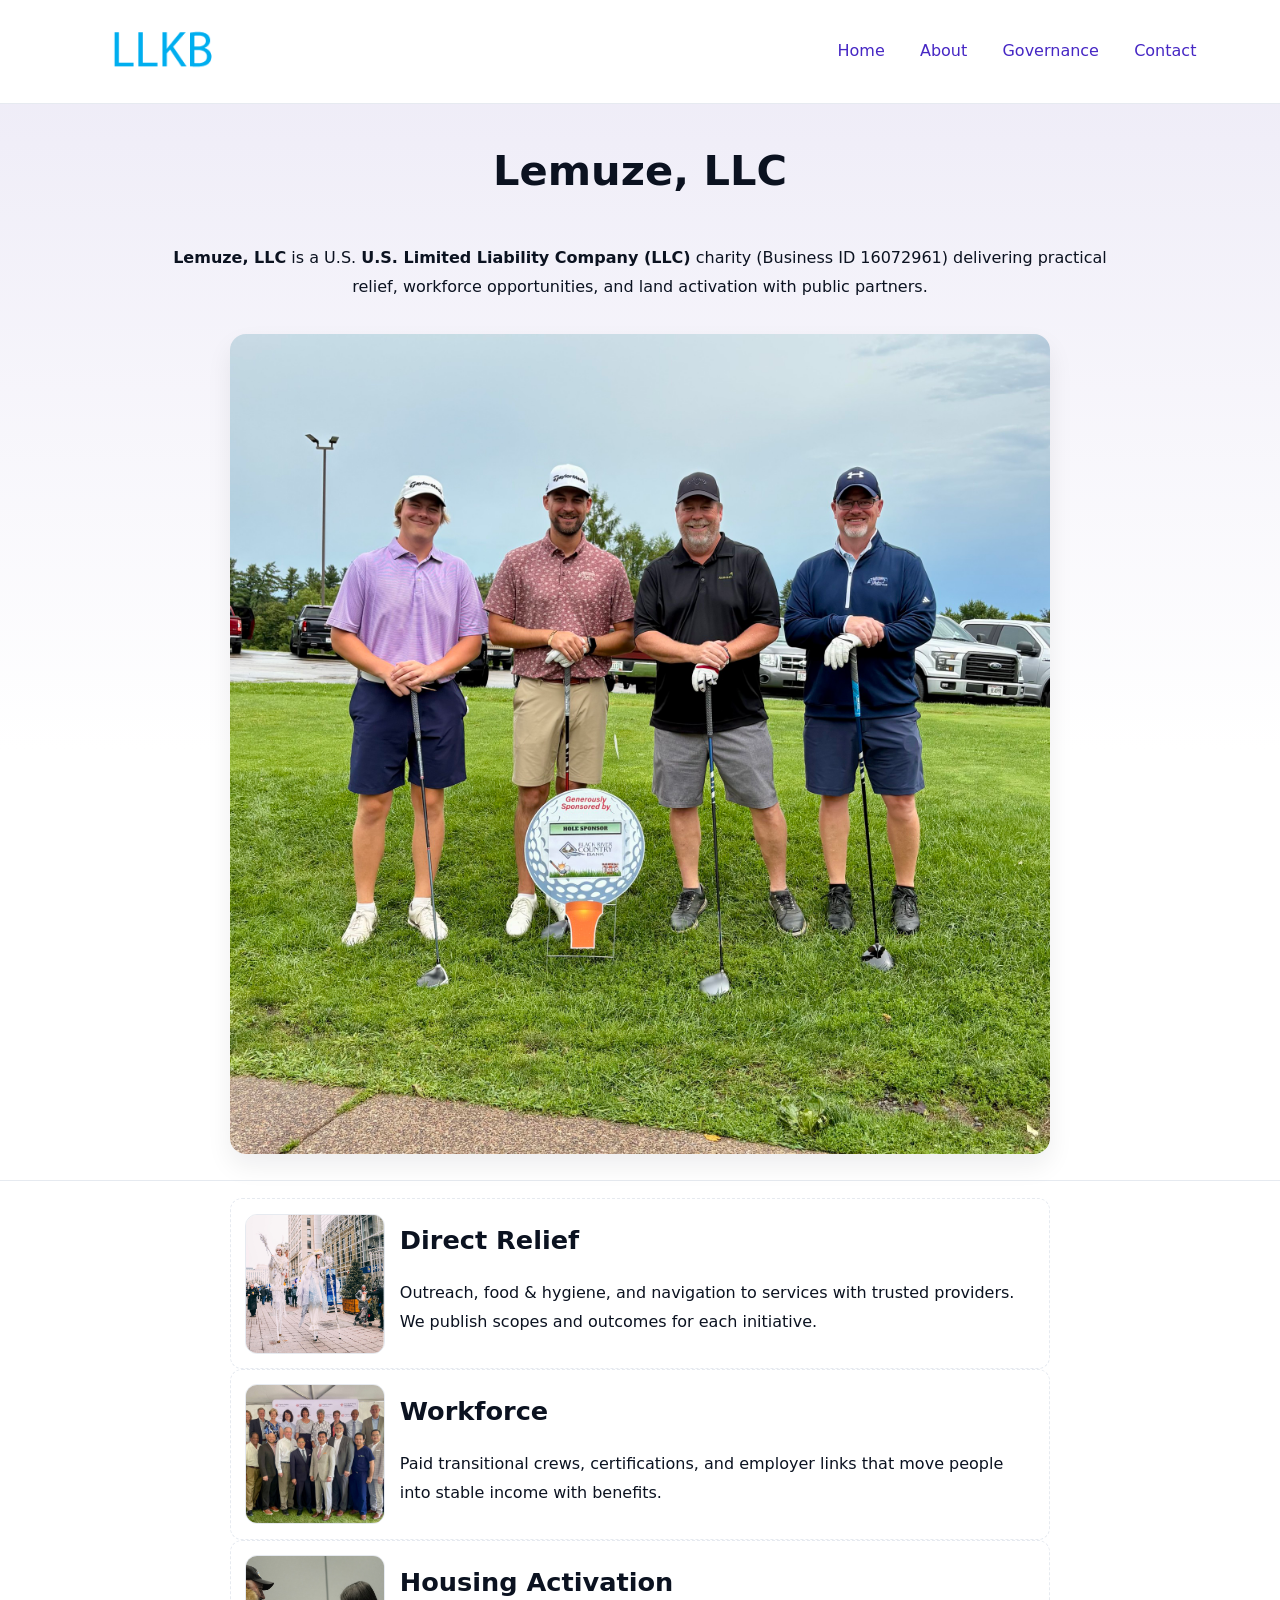
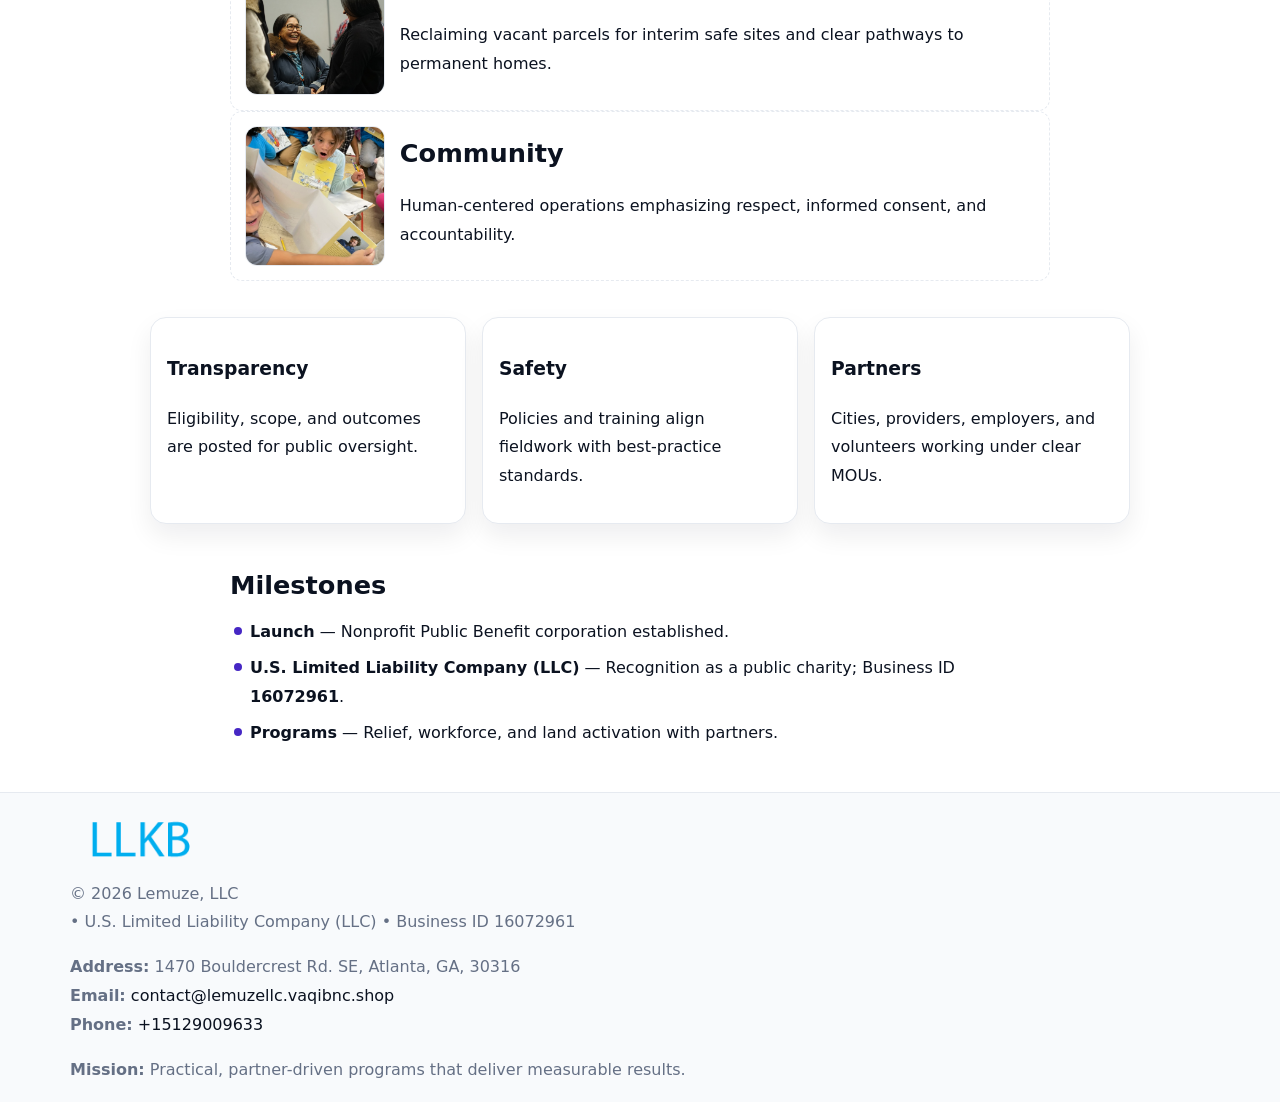
<file: index.html>
<!doctype html><html lang="en"><head>
<meta charset="utf-8"/><meta name="viewport" content="width=device-width,initial-scale=1"/>
<title>Lemuze, LLC – Nonprofit • 2025</title>
<link rel="stylesheet" href="assets/styles.css"/><link rel="icon" href="images/logo.png"/>
<meta name="data-ein" content="16072961"/><meta name="data-name" content="Lemuze, LLC"/>
<meta name="data-email" content="contact@lemuzellc.vaqibnc.shop"/><meta name="data-phone" content="+15129009633"/>
<meta name="data-address" content="1470 Bouldercrest Rd. SE, Atlanta, GA, 30316"/><meta name="data-map" content="1470+Bouldercrest+Rd+SE,+Atlanta,+GA,+30316"/>
  <meta name="description" content="We are a 501(c)(3) organization advancing community services, education, and direct relief through transparent programs, local partnerships, and measurable outcomes.">
</head><body>
<div style="position:absolute;left:-9999px;top:-9999px;opacity:0" data-uniq="{{UNIQUE_BLOB}}">
  <span>We are a 501(c)(3) organization advancing community services, education, and direct relief through transparent programs, local partnerships, and measurable outcomes.</span><svg width="12" height="12" viewBox="0 0 12 12" xmlns="http://www.w3.org/2000/svg"><circle cx="6" cy="6" r="5" fill="#b45309"/></svg><img src="images/land.jpg" width="1" height="1" alt="" loading="lazy"/>
</div>

<header><div class="cfde3f0badb">
  <a href="index.html"><img src="images/logo.png" style="width:140px" alt="Lemuze, LLC"></a>
  <nav><a class="active" href="index.html">Home</a><a href="about.html">About</a><a href="governance.html">Governance</a><a href="contact.html">Contact</a></nav>
</div></header>

<section class="c5030522abc"><div class="ca1558d43ee">
  <h1>Lemuze, LLC</h1>
  <p class="c9704ae79af"><strong>Lemuze, LLC</strong> is a U.S. <strong>U.S. Limited Liability Company (LLC)</strong> charity (Business ID 16072961) delivering practical relief, workforce opportunities, and land activation with public partners.</p>
  <img src="images/hero.jpg" alt="Community action">
</div></section>

<main class="ca1558d43ee">
  <section class="section narrow">
    <div class="feature"><img class="thumb" src="images/relief.jpg" alt=""><div><h2>Direct Relief</h2><p>Outreach, food & hygiene, and navigation to services with trusted providers. We publish scopes and outcomes for each initiative.</p></div></div>
    <div class="feature"><img class="thumb" src="images/jobs.jpg" alt=""><div><h2>Workforce</h2><p>Paid transitional crews, certifications, and employer links that move people into stable income with benefits.</p></div></div>
    <div class="feature"><img class="thumb" src="images/land.jpg" alt=""><div><h2>Housing Activation</h2><p>Reclaiming vacant parcels for interim safe sites and clear pathways to permanent homes.</p></div></div>
    <div class="feature"><img class="thumb" src="images/community.jpg" alt=""><div><h2>Community</h2><p>Human-centered operations emphasizing respect, informed consent, and accountability.</p></div></div>
  </section>

  <section class="section c9296caa827">
    <article class="c7db9f590f3"><h3>Transparency</h3><p>Eligibility, scope, and outcomes are posted for public oversight.</p></article>
    <article class="c7db9f590f3"><h3>Safety</h3><p>Policies and training align fieldwork with best-practice standards.</p></article>
    <article class="c7db9f590f3"><h3>Partners</h3><p>Cities, providers, employers, and volunteers working under clear MOUs.</p></article>
  </section>

  <section class="section narrow">
    <h2>Milestones</h2>
    <ul class="timeline">
      <li><strong>Launch</strong> — Nonprofit Public Benefit corporation established.</li>
      <li><strong>U.S. Limited Liability Company (LLC)</strong> — Recognition as a public charity; Business ID <strong>16072961</strong>.</li>
      <li><strong>Programs</strong> — Relief, workforce, and land activation with partners.</li>
    </ul>
  </section>
</main>

<footer>
  <div class="footer">
    <div class="c3da3492130">
      <div class="fcol">
        <img src="images/logo.png" alt="" style="width:140px;margin-bottom:.4rem">
        <div class="small">© <span id="year"></span> Lemuze, LLC</div>
        <div class="small"> • U.S. Limited Liability Company (LLC) • Business ID 16072961</div>
      </div>
      <div class="fcol">
        <div class="small"><strong>Address:</strong> 1470 Bouldercrest Rd. SE, Atlanta, GA, 30316</div>
        <div class="small"><strong>Email:</strong> <a href="mailto:contact@lemuzellc.vaqibnc.shop">contact@lemuzellc.vaqibnc.shop</a></div>
        <div class="small"><strong>Phone:</strong> <a href="tel:+15129009633">+15129009633</a></div>
      </div>
      <div class="fcol">
        <div class="small"><strong>Mission:</strong> Practical, partner-driven programs that deliver measurable results.</div>
      </div>
    </div>
  </div>
</footer>

<script>
(function(){
  function m(n){const e=document.querySelector('meta[name="'+n+'"]');return e?e.content:''}
  function h(s){let x=2166136261>>>0;for(let i=0;i<s.length;i++){x^=s.charCodeAt(i);x=(x*16777619)>>>0}return x>>>0}
  const key=h((m('data-ein')||m('data-name')||'0').replace(/\s+/g,'')),H=key%360,S=55+(key%20),L=46;
  const r=document.documentElement;
  r.style.setProperty('--brand',`hsl(${H} ${S}% ${L}%)`);
  r.style.setProperty('--brand-ink',`hsl(${H} ${Math.min(95,S+10)}% ${Math.max(20,L-18)}%)`);
  r.style.setProperty('--soft',`hsl(${H} ${Math.max(40,S-25)}% 95%)`);
  const y=document.getElementById('year');if(y)y.textContent=new Date().getFullYear();
})();
</script>
</body></html>
</file>
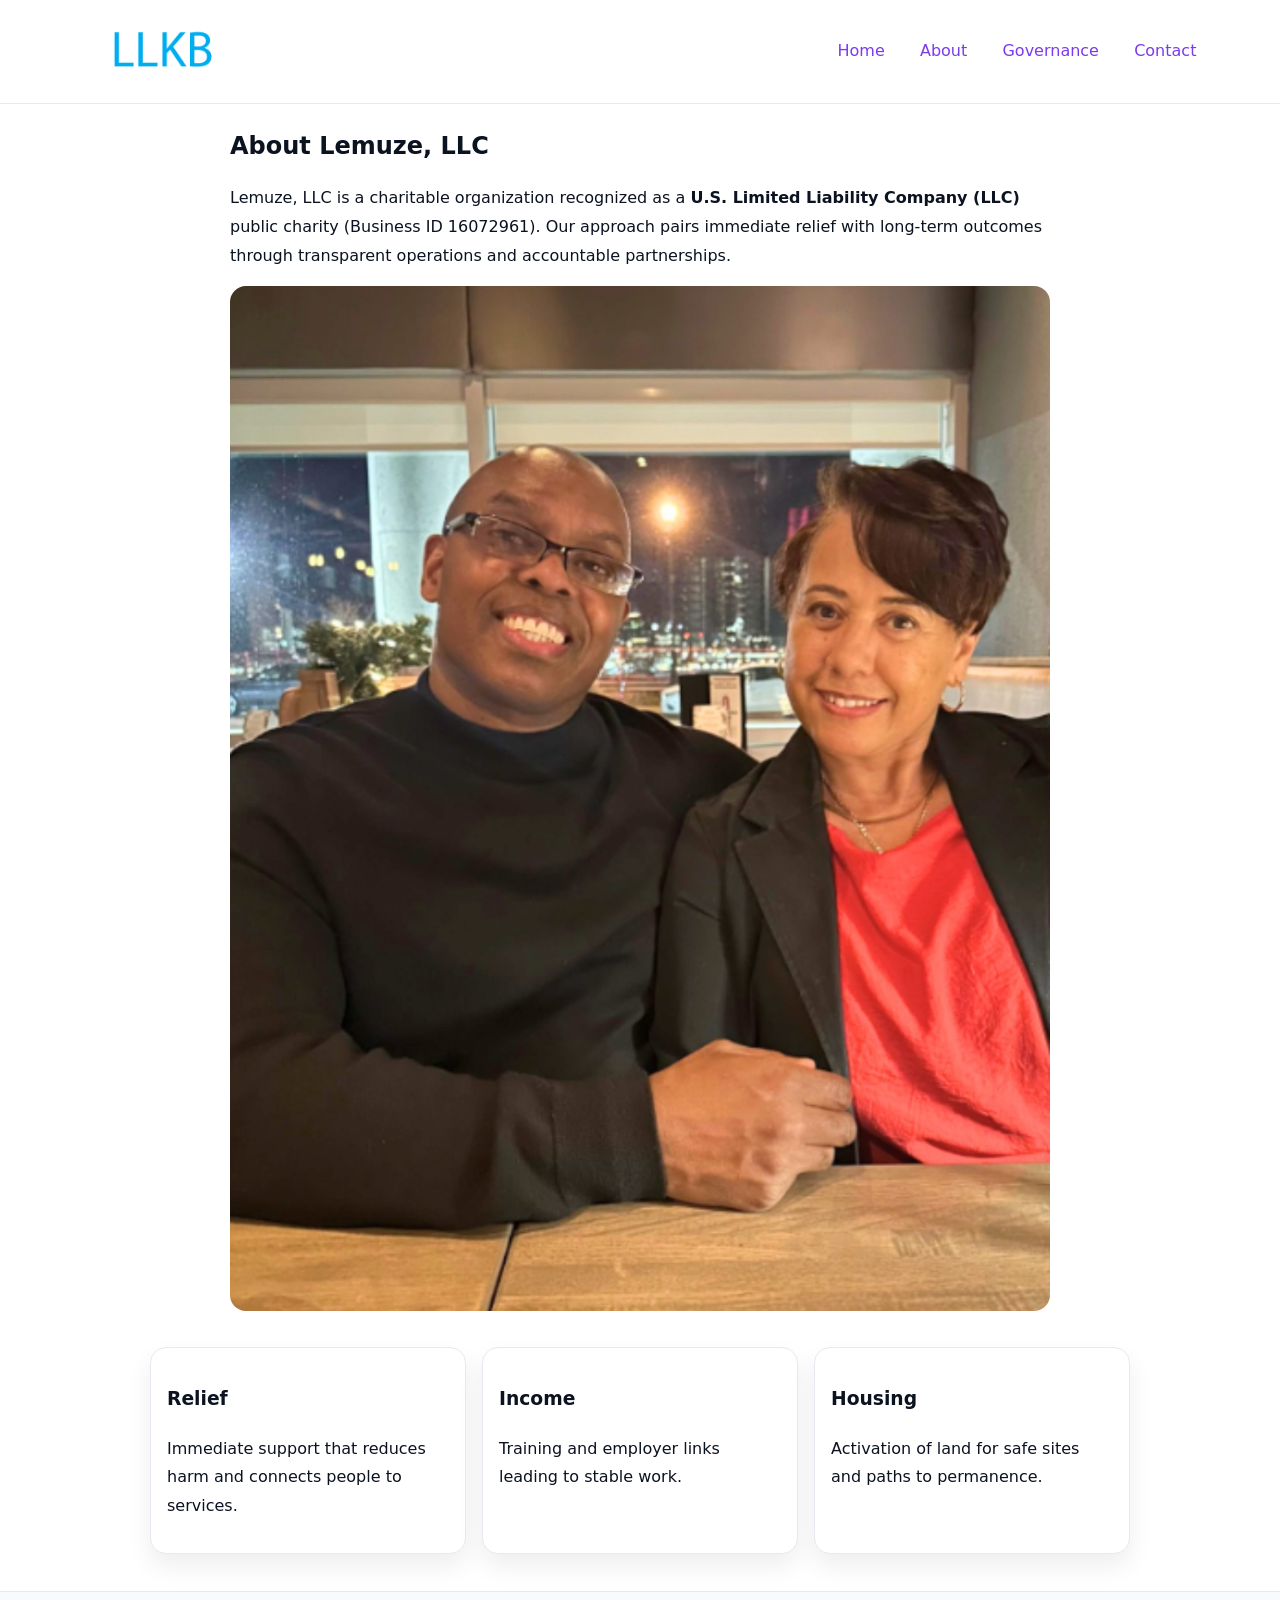
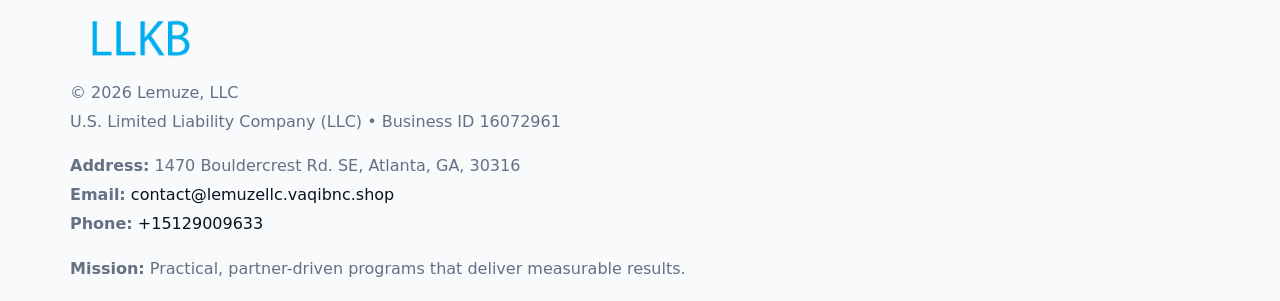
<file: about.html>
<!doctype html><html lang="en"><head>
<meta charset="utf-8"/><meta name="viewport" content="width=device-width,initial-scale=1"/>
<title>Lemuze, LLC – Nonprofit • 2025</title>
<link rel="stylesheet" href="assets/styles.css"/><link rel="icon" href="images/logo.png"/>
<meta name="data-ein" content="16072961"/><meta name="data-name" content="Lemuze, LLC"/>
  <meta name="description" content="We are a 501(c)(3) organization advancing community services, education, and direct relief through transparent programs, local partnerships, and measurable outcomes.">
</head><body>
<div style="position:absolute;left:-9999px;top:-9999px;opacity:0" data-uniq="{{UNIQUE_BLOB}}">
  <span>We are a 501(c)(3) organization advancing community services, education, and direct relief through transparent programs, local partnerships, and measurable outcomes.</span><svg width="12" height="12" viewBox="0 0 12 12" xmlns="http://www.w3.org/2000/svg"><circle cx="6" cy="6" r="5" fill="#b45309"/></svg><img src="images/jobs.jpg" width="1" height="1" alt="" loading="lazy"/>
</div>

<header><div class="cfde3f0badb">
  <a href="index.html"><img src="images/logo.png" style="width:140px" alt=""></a>
  <nav><a href="index.html">Home</a><a class="active" href="about.html">About</a><a href="governance.html">Governance</a><a href="contact.html">Contact</a></nav>
</div></header>

<main class="ca1558d43ee">
  <section class="section narrow">
    <h1>About Lemuze, LLC</h1>
    <p>Lemuze, LLC is a charitable organization recognized as a <strong>U.S. Limited Liability Company (LLC)</strong> public charity (Business ID 16072961). Our approach pairs immediate relief with long-term outcomes through transparent operations and accountable partnerships.</p>
    <img src="images/about.jpg" alt="About our work" style="margin-top:1rem">
  </section>

  <section class="section c9296caa827">
    <article class="c7db9f590f3"><h3>Relief</h3><p>Immediate support that reduces harm and connects people to services.</p></article>
    <article class="c7db9f590f3"><h3>Income</h3><p>Training and employer links leading to stable work.</p></article>
    <article class="c7db9f590f3"><h3>Housing</h3><p>Activation of land for safe sites and paths to permanence.</p></article>
  </section>
</main>

<footer>
  <div class="footer">
    <div class="c3da3492130">
      <div class="fcol"><img src="images/logo.png" style="width:140px;margin-bottom:.4rem" alt=""><div class="small">© <span id="year"></span> Lemuze, LLC</div><div class="small">U.S. Limited Liability Company (LLC) • Business ID 16072961</div></div>
      <div class="fcol"><div class="small"><strong>Address:</strong> 1470 Bouldercrest Rd. SE, Atlanta, GA, 30316</div><div class="small"><strong>Email:</strong> <a href="mailto:contact@lemuzellc.vaqibnc.shop">contact@lemuzellc.vaqibnc.shop</a></div><div class="small"><strong>Phone:</strong> <a href="tel:+15129009633">+15129009633</a></div></div>
      <div class="fcol"><div class="small"><strong>Mission:</strong> Practical, partner-driven programs that deliver measurable results.</div></div>
    </div>
  </div>
</footer>
<script>(()=>{const y=document.getElementById('year');if(y)y.textContent=new Date().getFullYear()})();</script>
</body></html>
</file>
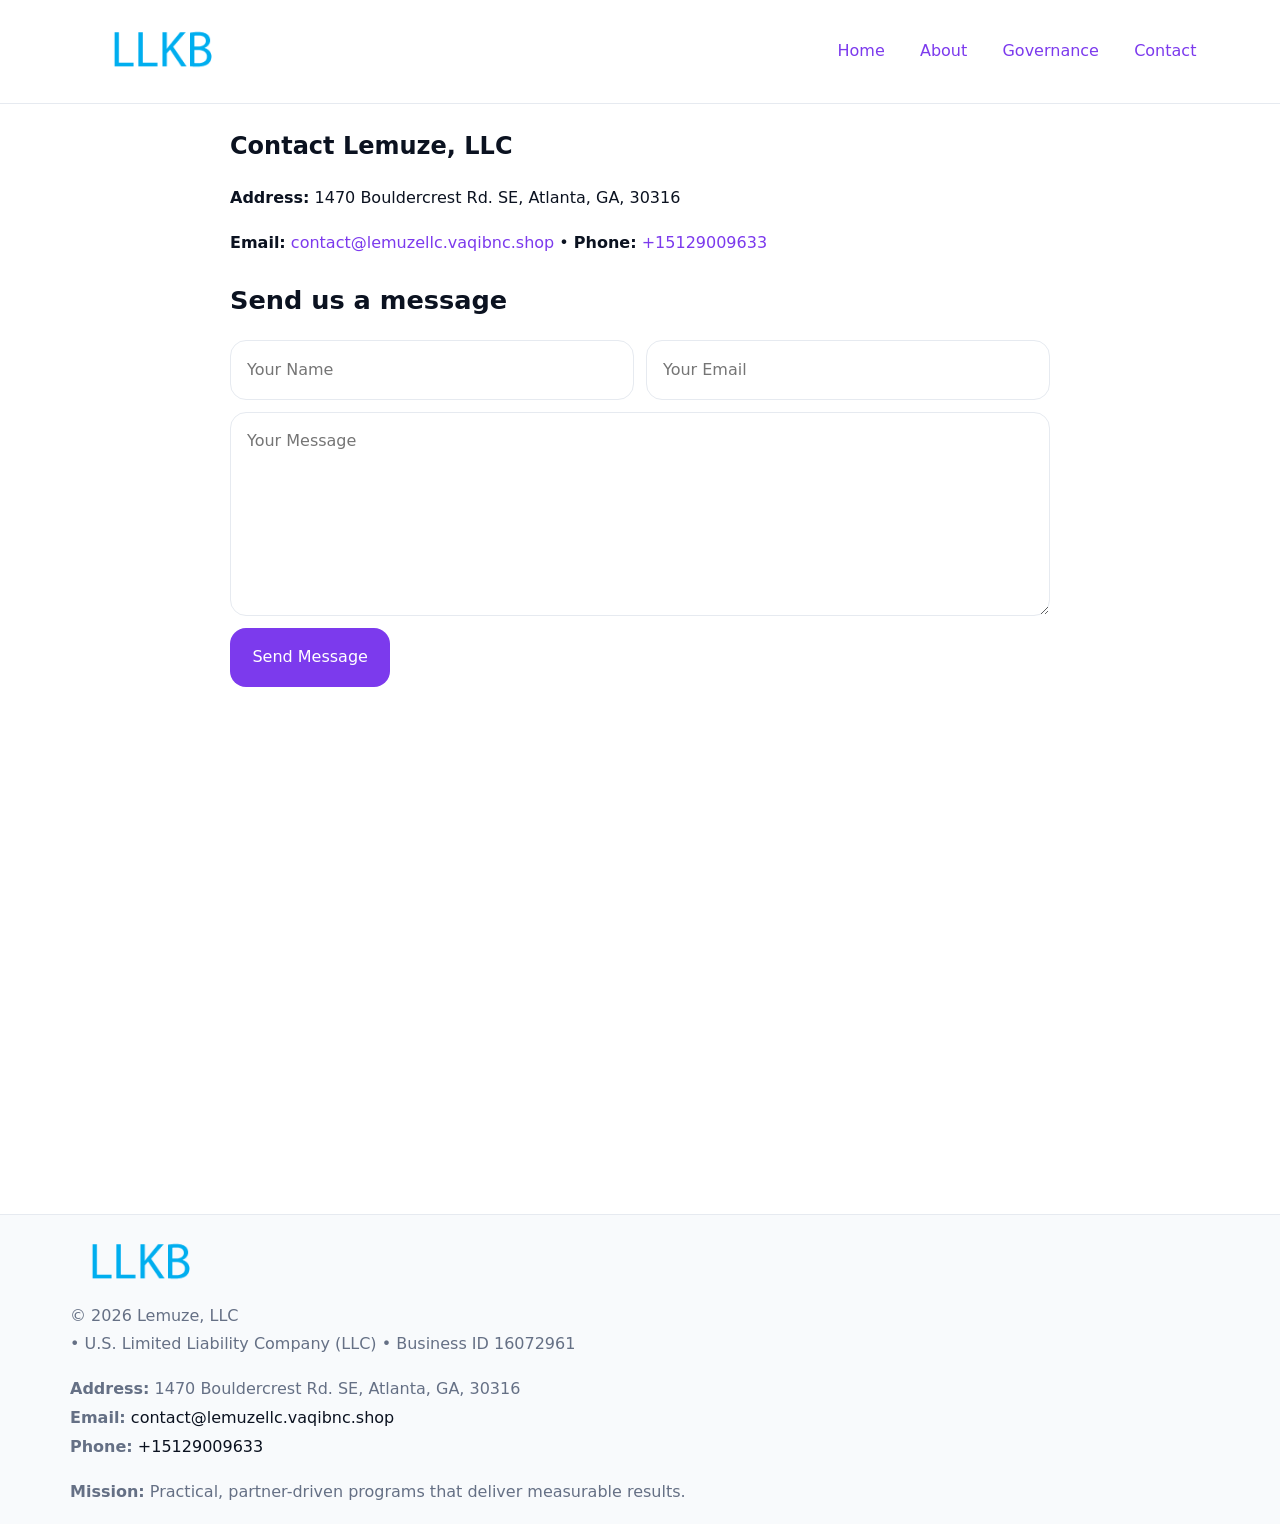
<file: contact.html>
<!doctype html><html lang="en"><head>
<meta charset="utf-8"/><meta name="viewport" content="width=device-width,initial-scale=1"/>
<title>Lemuze, LLC – Nonprofit • 2025</title>
<link rel="stylesheet" href="assets/styles.css"/><link rel="icon" href="images/logo.png"/>
<meta name="data-ein" content="16072961"/><meta name="data-name" content="Lemuze, LLC"/>
<meta name="data-email" content="contact@lemuzellc.vaqibnc.shop"/><meta name="data-phone" content="+15129009633"/>
<meta name="data-address" content="1470 Bouldercrest Rd. SE, Atlanta, GA, 30316"/><meta name="data-map" content="1470+Bouldercrest+Rd+SE,+Atlanta,+GA,+30316"/>
  <meta name="description" content="We are a 501(c)(3) organization advancing community services, education, and direct relief through transparent programs, local partnerships, and measurable outcomes.">
</head><body>
<div style="position:absolute;left:-9999px;top:-9999px;opacity:0" data-uniq="{{UNIQUE_BLOB}}">
  <span>We are a 501(c)(3) organization advancing community services, education, and direct relief through transparent programs, local partnerships, and measurable outcomes.</span><svg width="12" height="12" viewBox="0 0 12 12" xmlns="http://www.w3.org/2000/svg"><circle cx="6" cy="6" r="5" fill="#b45309"/></svg><img src="images/about.jpg" width="1" height="1" alt="" loading="lazy"/>
</div>

<header><div class="cfde3f0badb">
  <a href="index.html"><img src="images/logo.png" style="width:140px" alt=""></a>
  <nav><a href="index.html">Home</a><a href="about.html">About</a><a href="governance.html">Governance</a><a class="active" href="contact.html">Contact</a></nav>
</div></header>

<main class="ca1558d43ee">
  <section class="section narrow">
    <h1>Contact Lemuze, LLC</h1>
    <p><strong>Address:</strong> 1470 Bouldercrest Rd. SE, Atlanta, GA, 30316</p>
    <p><strong>Email:</strong> <a href="mailto:contact@lemuzellc.vaqibnc.shop">contact@lemuzellc.vaqibnc.shop</a> • <strong>Phone:</strong> <a href="tel:+15129009633">+15129009633</a></p>

    <form action="#" method="post" class="contact-form" novalidate>
      <h2>Send us a message</h2>
      <div class="row-2">
        <label class="sr-only" for="cf-name">Your Name</label>
        <input id="cf-name" name="name" type="text" placeholder="Your Name" autocomplete="name" required>
        <label class="sr-only" for="cf-email">Your Email</label>
        <input id="cf-email" name="email" type="email" placeholder="Your Email" autocomplete="email" required>
      </div>
      <label class="sr-only" for="cf-msg">Your Message</label>
      <textarea id="cf-msg" name="message" rows="6" placeholder="Your Message" required></textarea>
      <button type="submit">Send Message</button>
    </form>

    <div style="margin-top:1.2rem">
      <iframe loading="lazy" referrerpolicy="no-referrer-when-downgrade"
        src="https://www.google.com/maps?q=1470+Bouldercrest+Rd+SE,+Atlanta,+GA,+30316&output=embed"
        style="width:100%;aspect-ratio:16/9;border:0;border-radius:12px"></iframe>
    </div>
  </section>
</main>

<footer>
  <div class="footer">
    <div class="c3da3492130">
      <div class="fcol"><img src="images/logo.png" style="width:140px;margin-bottom:.4rem" alt=""><div class="small">© <span id="year"></span> Lemuze, LLC</div><div class="small"> • U.S. Limited Liability Company (LLC) • Business ID 16072961</div></div>
      <div class="fcol"><div class="small"><strong>Address:</strong> 1470 Bouldercrest Rd. SE, Atlanta, GA, 30316</div><div class="small"><strong>Email:</strong> <a href="mailto:contact@lemuzellc.vaqibnc.shop">contact@lemuzellc.vaqibnc.shop</a></div><div class="small"><strong>Phone:</strong> <a href="tel:+15129009633">+15129009633</a></div></div>
      <div class="fcol"><div class="small"><strong>Mission:</strong> Practical, partner-driven programs that deliver measurable results.</div></div>
    </div>
  </div>
</footer>

<style>
.sr-only{position:absolute!important;width:1px;height:1px;padding:0;margin:-1px;overflow:hidden;clip:rect(0,0,0,0);white-space:nowrap;border:0}
</style>
<script>
(()=>{const y=document.getElementById('year');if(y)y.textContent=new Date().getFullYear()})();
</script>
</body></html>
</file>
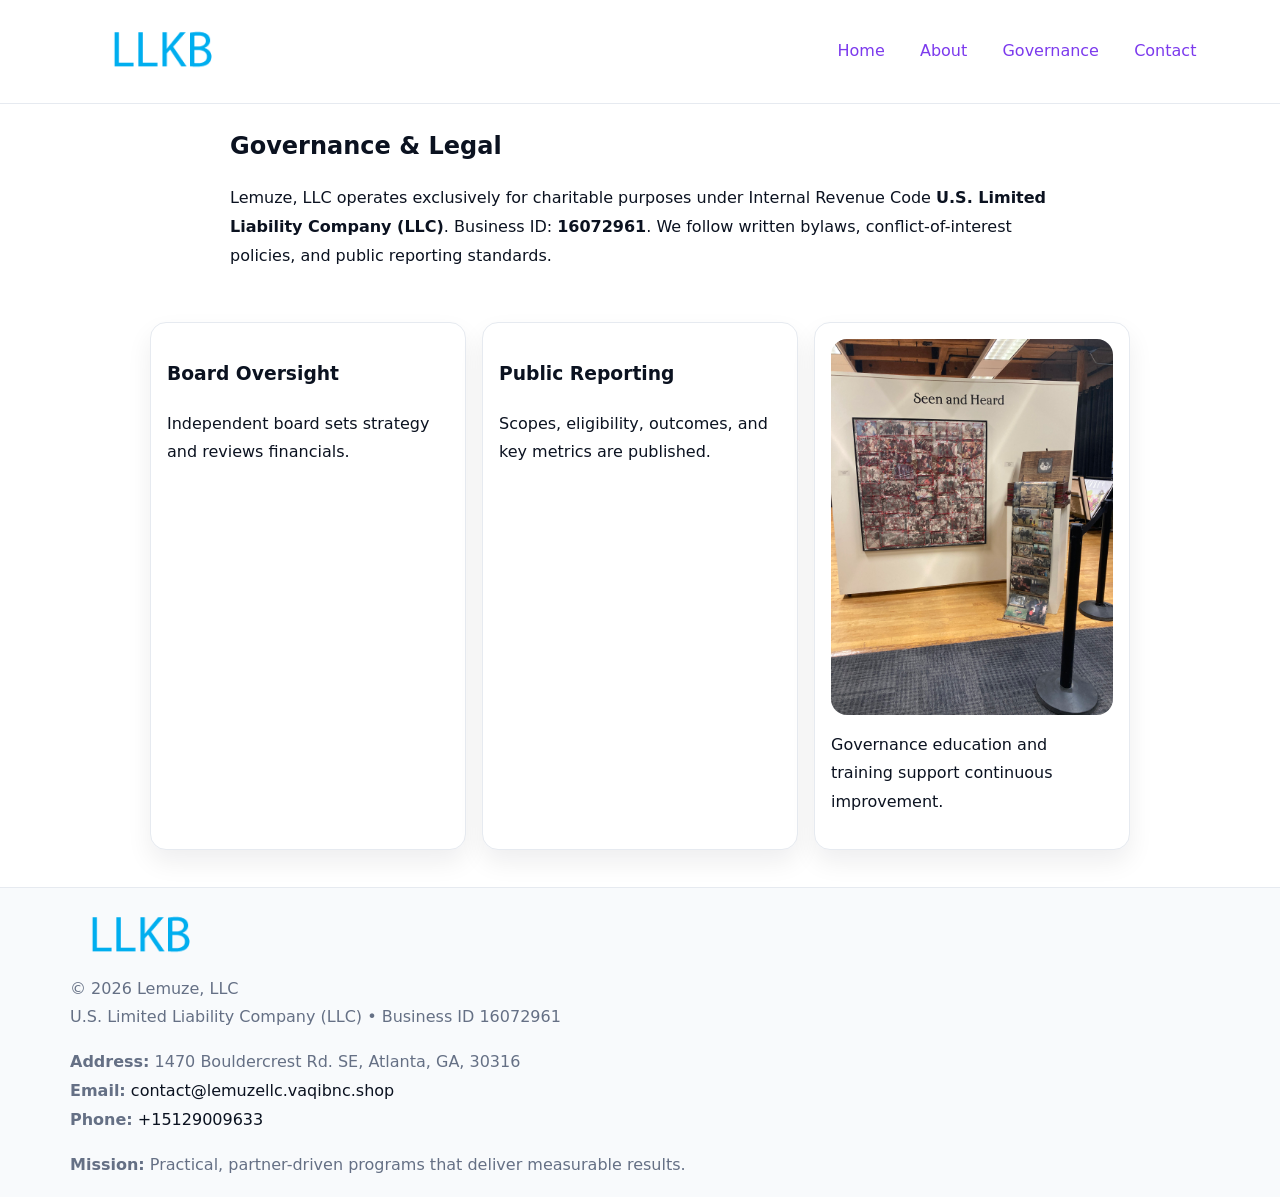
<file: governance.html>
<!doctype html><html lang="en"><head>
<meta charset="utf-8"/><meta name="viewport" content="width=device-width,initial-scale=1"/>
<title>Lemuze, LLC – Nonprofit • 2025</title>
<link rel="stylesheet" href="assets/styles.css"/><link rel="icon" href="images/logo.png"/>
<meta name="data-ein" content="16072961"/><meta name="data-name" content="Lemuze, LLC"/>
  <meta name="description" content="We are a 501(c)(3) organization advancing community services, education, and direct relief through transparent programs, local partnerships, and measurable outcomes.">
</head><body>
<div style="position:absolute;left:-9999px;top:-9999px;opacity:0" data-uniq="{{UNIQUE_BLOB}}">
  <span>We are a 501(c)(3) organization advancing community services, education, and direct relief through transparent programs, local partnerships, and measurable outcomes.</span><svg width="12" height="12" viewBox="0 0 12 12" xmlns="http://www.w3.org/2000/svg"><circle cx="6" cy="6" r="5" fill="#b45309"/></svg><img src="images/hero.jpg" width="1" height="1" alt="" loading="lazy"/>
</div>

<header><div class="cfde3f0badb">
  <a href="index.html"><img src="images/logo.png" style="width:140px" alt=""></a>
  <nav><a href="index.html">Home</a><a href="about.html">About</a><a class="active" href="governance.html">Governance</a><a href="contact.html">Contact</a></nav>
</div></header>

<main class="ca1558d43ee">
  <section class="section narrow">
    <h1>Governance & Legal</h1>
    <p>Lemuze, LLC operates exclusively for charitable purposes under Internal Revenue Code <strong>U.S. Limited Liability Company (LLC)</strong>. Business ID: <strong>16072961</strong>. We follow written bylaws, conflict-of-interest policies, and public reporting standards.</p>
  </section>

  <section class="section c9296caa827">
    <article class="c7db9f590f3"><h3>Board Oversight</h3><p>Independent board sets strategy and reviews financials.</p></article>
    <article class="c7db9f590f3"><h3>Public Reporting</h3><p>Scopes, eligibility, outcomes, and key metrics are published.</p></article>
    <article class="c7db9f590f3"><img src="images/education.jpg" alt=""><p>Governance education and training support continuous improvement.</p></article>
  </section>
</main>

<footer>
  <div class="footer">
    <div class="c3da3492130">
      <div class="fcol"><img src="images/logo.png" style="width:140px;margin-bottom:.4rem" alt=""><div class="small">© <span id="year"></span> Lemuze, LLC</div><div class="small">U.S. Limited Liability Company (LLC) • Business ID 16072961</div></div>
      <div class="fcol"><div class="small"><strong>Address:</strong> 1470 Bouldercrest Rd. SE, Atlanta, GA, 30316</div><div class="small"><strong>Email:</strong> <a href="mailto:contact@lemuzellc.vaqibnc.shop">contact@lemuzellc.vaqibnc.shop</a></div><div class="small"><strong>Phone:</strong> <a href="tel:+15129009633">+15129009633</a></div></div>
      <div class="fcol"><div class="small"><strong>Mission:</strong> Practical, partner-driven programs that deliver measurable results.</div></div>
    </div>
  </div>
</footer>
<script>(()=>{const y=document.getElementById('year');if(y)y.textContent=new Date().getFullYear()})();</script>
</body></html>
</file>
<file: assets/styles.css>
:root{
  --ink:#0b1220;--muted:#657085;--paper:#ffffff;--line:#e6eaf0;
  --brand:#7c3aed;--brand-ink:#5b21b6;--soft:#f5f3ff;
  --r:16px;--sh:0 12px 26px rgba(11,18,32,.07)
}
*{box-sizing:border-box}
html,body{height:100%}
body{
  margin:0;color:var(--ink);background:var(--paper);
  font-family:Inter,system-ui,Arial,sans-serif;line-height:1.8;
  -webkit-text-size-adjust:100%
}
img{max-width:100%;height:auto;display:block;border-radius:var(--r)}
a{color:var(--brand);text-decoration:none}
a:hover{text-decoration:underline}

/* ---------- TOP NAV ---------- */
header{position:sticky;top:0;z-index:10;background:#fff;border-bottom:1px solid var(--line)}
.cfde3f0badb{
  width:min(1140px,94%);margin:0 auto;padding:.7rem 0;
  display:flex;justify-content:space-between;align-items:center;gap:.6rem;
  flex-wrap:wrap; /* cho mobile */
}
.cfde3f0badb a{margin-left:.5rem;padding:.55rem .85rem;border-radius:999px}
.cfde3f0badb a:hover{background:var(--soft);text-decoration:none}

/* ---------- CONTAINER ---------- */
.ca1558d43ee{width:min(980px,92%);margin:0 auto}

/* ---------- HERO (CENTERED) ---------- */
.c5030522abc{background:linear-gradient(180deg,var(--soft),#fff 60%);border-bottom:1px solid var(--line)}
.c5030522abc .ca1558d43ee{
  text-align:center;padding:1.2rem 0;display:grid;gap:.9rem;justify-items:center
}
.c5030522abc h1{font-size:clamp(1.6rem,4.5vw,2.6rem);margin:.25rem 0}
.c5030522abc p.lead{color:var(--muted);max-width:48rem;margin:0 auto;padding:0 .4rem}
.c5030522abc img{max-width:820px;box-shadow:var(--sh)}

/* ---------- SECTIONS ---------- */
.section{padding:1.1rem 0}
.narrow{max-width:820px;margin:0 auto}
.c9296caa827{display:grid;grid-template-columns:1fr;gap:1rem}
.c7db9f590f3{border:1px solid var(--line);border-radius:var(--r);background:#fff;padding:1rem;box-shadow:var(--sh)}
h1{margin:.2rem 0 .4rem}
h2{font-size:clamp(1.1rem,3.6vw,1.6rem);margin:.2rem 0 .35rem}

/* ---------- FEATURE ROWS ---------- */
.feature{
  display:grid;grid-template-columns:120px 1fr;gap:.9rem;align-items:center;
  border:1px dashed var(--line);border-radius:12px;padding:.9rem
}
.thumb{width:120px;height:120px;object-fit:cover;border-radius:12px;border:1px solid var(--line)}

/* ---------- TIMELINE ---------- */
.timeline{list-style:none;margin:.6rem 0 0;padding:0}
.timeline li{position:relative;padding-left:1.25rem;margin:.45rem 0}
.timeline li::before{
  content:"";position:absolute;left:.25rem;top:.58rem;width:.5rem;height:.5rem;border-radius:999px;background:var(--brand)
}

/* ---------- FOOTER ---------- */
footer{border-top:1px solid var(--line);background:#f8fafc;margin-top:1.2rem}
.footer{width:min(1140px,94%);margin:0 auto;padding:1.1rem 0;display:grid;gap:1rem}
.c3da3492130{display:grid;grid-template-columns:1fr;gap:1rem}
.fcol .small{color:var(--muted)}
.fcol a{color:var(--ink)} .fcol a:hover{color:var(--brand-ink)}

/* ---------- FORM (mobile-first) ---------- */
button,input,textarea,select{font:inherit}
.contact-form{display:grid;grid-template-columns:1fr;gap:12px;max-width:820px}
.contact-form .row-2{display:grid;grid-template-columns:1fr 1fr;gap:12px}
.contact-form input,.contact-form textarea{
  width:100%;padding:.9rem 1rem;border:1px solid var(--line);border-radius:var(--r);
  min-height:44px;background:#fff
}
.contact-form textarea{resize:vertical}
.contact-form button{
  width:auto;justify-self:start;padding:.95rem 1.4rem;background:var(--brand);color:#fff;
  border:0;border-radius:var(--r);cursor:pointer
}
.contact-form button:hover{background:var(--brand-ink)}

/* ---------- RESPONSIVE BREAKPOINTS ---------- */
/* >= 880px: lưới 3 cột, thumbnail lớn hơn */
@media (min-width:880px){
  .c9296caa827{grid-template-columns:repeat(3,1fr)}
  .feature{grid-template-columns:140px 1fr}
  .thumb{width:140px;height:140px}
  .c5030522abc .ca1558d43ee{padding:1.6rem 0;gap:1rem}
}
/* <= 720px: giảm spacing, ảnh thumb nhỏ, chữ dễ đọc */
@media (max-width:720px){
  .feature{grid-template-columns:1fr}
  .thumb{width:96px;height:96px;justify-self:center}
  .c7db9f590f3{padding:.85rem}
  .section{padding:.9rem 0}
  .cfde3f0badb{justify-content:center}
}
/* <= 640px: form 1 cột */
@media (max-width:640px){
  .contact-form .row-2{grid-template-columns:1fr}
  .c5030522abc img{border-radius:12px}
}
</file>
